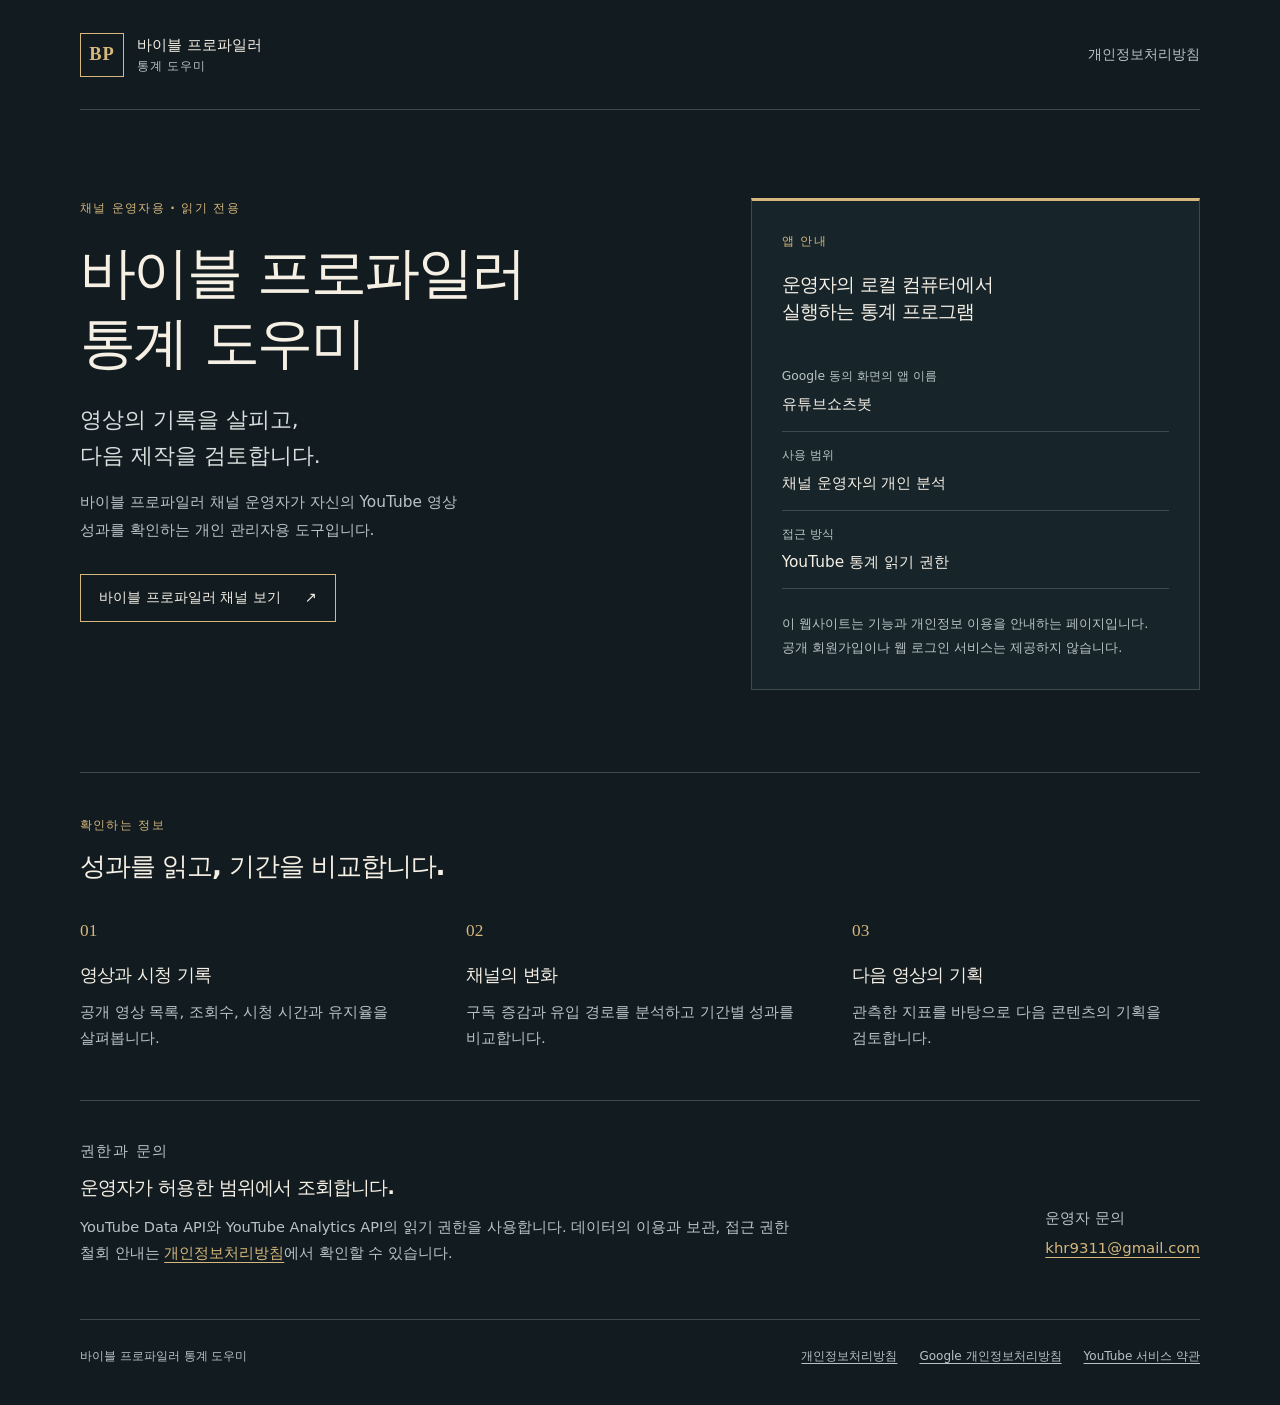
<file: bible-profiler/index.html>
<!doctype html>
<html lang="ko">
  <head>
    <meta charset="utf-8">
    <meta name="viewport" content="width=device-width, initial-scale=1">
    <meta name="description" content="바이블 프로파일러 채널 운영자의 개인용 YouTube 통계 조회 도구와 데이터 이용 안내입니다.">
    <meta name="theme-color" content="#111b20">
    <title>바이블 프로파일러 통계 도우미</title>
    <link rel="stylesheet" href="style.css">
  </head>
  <body>
    <a class="skip-link" href="#main">본문으로 이동</a>
    <header class="site-header">
      <a class="brand" href="index.html" aria-label="바이블 프로파일러 통계 도우미 홈">
        <span class="brand-mark" aria-hidden="true">BP</span>
        <span>바이블 프로파일러<span class="brand-caption">통계 도우미</span></span>
      </a>
      <nav aria-label="주요 메뉴">
        <a href="privacy.html">개인정보처리방침</a>
      </nav>
    </header>

    <main id="main" class="home">
      <section class="hero" aria-labelledby="app-title">
        <div class="hero-copy">
          <p class="eyebrow">채널 운영자용 · 읽기 전용</p>
          <h1 id="app-title">바이블 프로파일러<br>통계 도우미</h1>
          <p class="lead">영상의 기록을 살피고,<br class="desktop-break"> 다음 제작을 검토합니다.</p>
          <p class="intro">바이블 프로파일러 채널 운영자가 자신의 YouTube 영상 성과를 확인하는 개인 관리자용 도구입니다.</p>
          <a class="button" href="https://www.youtube.com/@Bible_Profiler">바이블 프로파일러 채널 보기 <span aria-hidden="true">↗</span></a>
        </div>
        <aside class="app-card" aria-labelledby="app-details">
          <p class="eyebrow">앱 안내</p>
          <h2 id="app-details">운영자의 로컬 컴퓨터에서<br>실행하는 통계 프로그램</h2>
          <dl class="app-facts">
            <div><dt>Google 동의 화면의 앱 이름</dt><dd>유튜브쇼츠봇</dd></div>
            <div><dt>사용 범위</dt><dd>채널 운영자의 개인 분석</dd></div>
            <div><dt>접근 방식</dt><dd>YouTube 통계 읽기 권한</dd></div>
          </dl>
          <p class="small">이 웹사이트는 기능과 개인정보 이용을 안내하는 페이지입니다. 공개 회원가입이나 웹 로그인 서비스는 제공하지 않습니다.</p>
        </aside>
      </section>

      <section class="features" aria-labelledby="features-title">
        <div class="section-intro">
          <p class="eyebrow">확인하는 정보</p>
          <h2 id="features-title">성과를 읽고, 기간을 비교합니다.</h2>
        </div>
        <div class="feature-grid">
          <article class="feature">
            <span class="feature-number" aria-hidden="true">01</span>
            <h3>영상과 시청 기록</h3>
            <p>공개 영상 목록, 조회수, 시청 시간과 유지율을 살펴봅니다.</p>
          </article>
          <article class="feature">
            <span class="feature-number" aria-hidden="true">02</span>
            <h3>채널의 변화</h3>
            <p>구독 증감과 유입 경로를 분석하고 기간별 성과를 비교합니다.</p>
          </article>
          <article class="feature">
            <span class="feature-number" aria-hidden="true">03</span>
            <h3>다음 영상의 기획</h3>
            <p>관측한 지표를 바탕으로 다음 콘텐츠의 기획을 검토합니다.</p>
          </article>
        </div>
      </section>

      <section class="access-note" aria-labelledby="access-title">
        <div>
          <p class="eyebrow">권한과 문의</p>
          <h2 id="access-title">운영자가 허용한 범위에서 조회합니다.</h2>
          <p>YouTube Data API와 YouTube Analytics API의 읽기 권한을 사용합니다. 데이터의 이용과 보관, 접근 권한 철회 안내는 <a href="privacy.html">개인정보처리방침</a>에서 확인할 수 있습니다.</p>
        </div>
        <div class="contact">
          <p class="small">운영자 문의</p>
          <a href="mailto:khr9311@gmail.com">khr9311@gmail.com</a>
        </div>
      </section>
    </main>

    <footer class="site-footer">
      <p>바이블 프로파일러 통계 도우미</p>
      <nav aria-label="정책 및 약관">
        <a href="privacy.html">개인정보처리방침</a>
        <a href="https://policies.google.com/privacy">Google 개인정보처리방침</a>
        <a href="https://www.youtube.com/t/terms">YouTube 서비스 약관</a>
      </nav>
    </footer>
  </body>
</html>
</file>
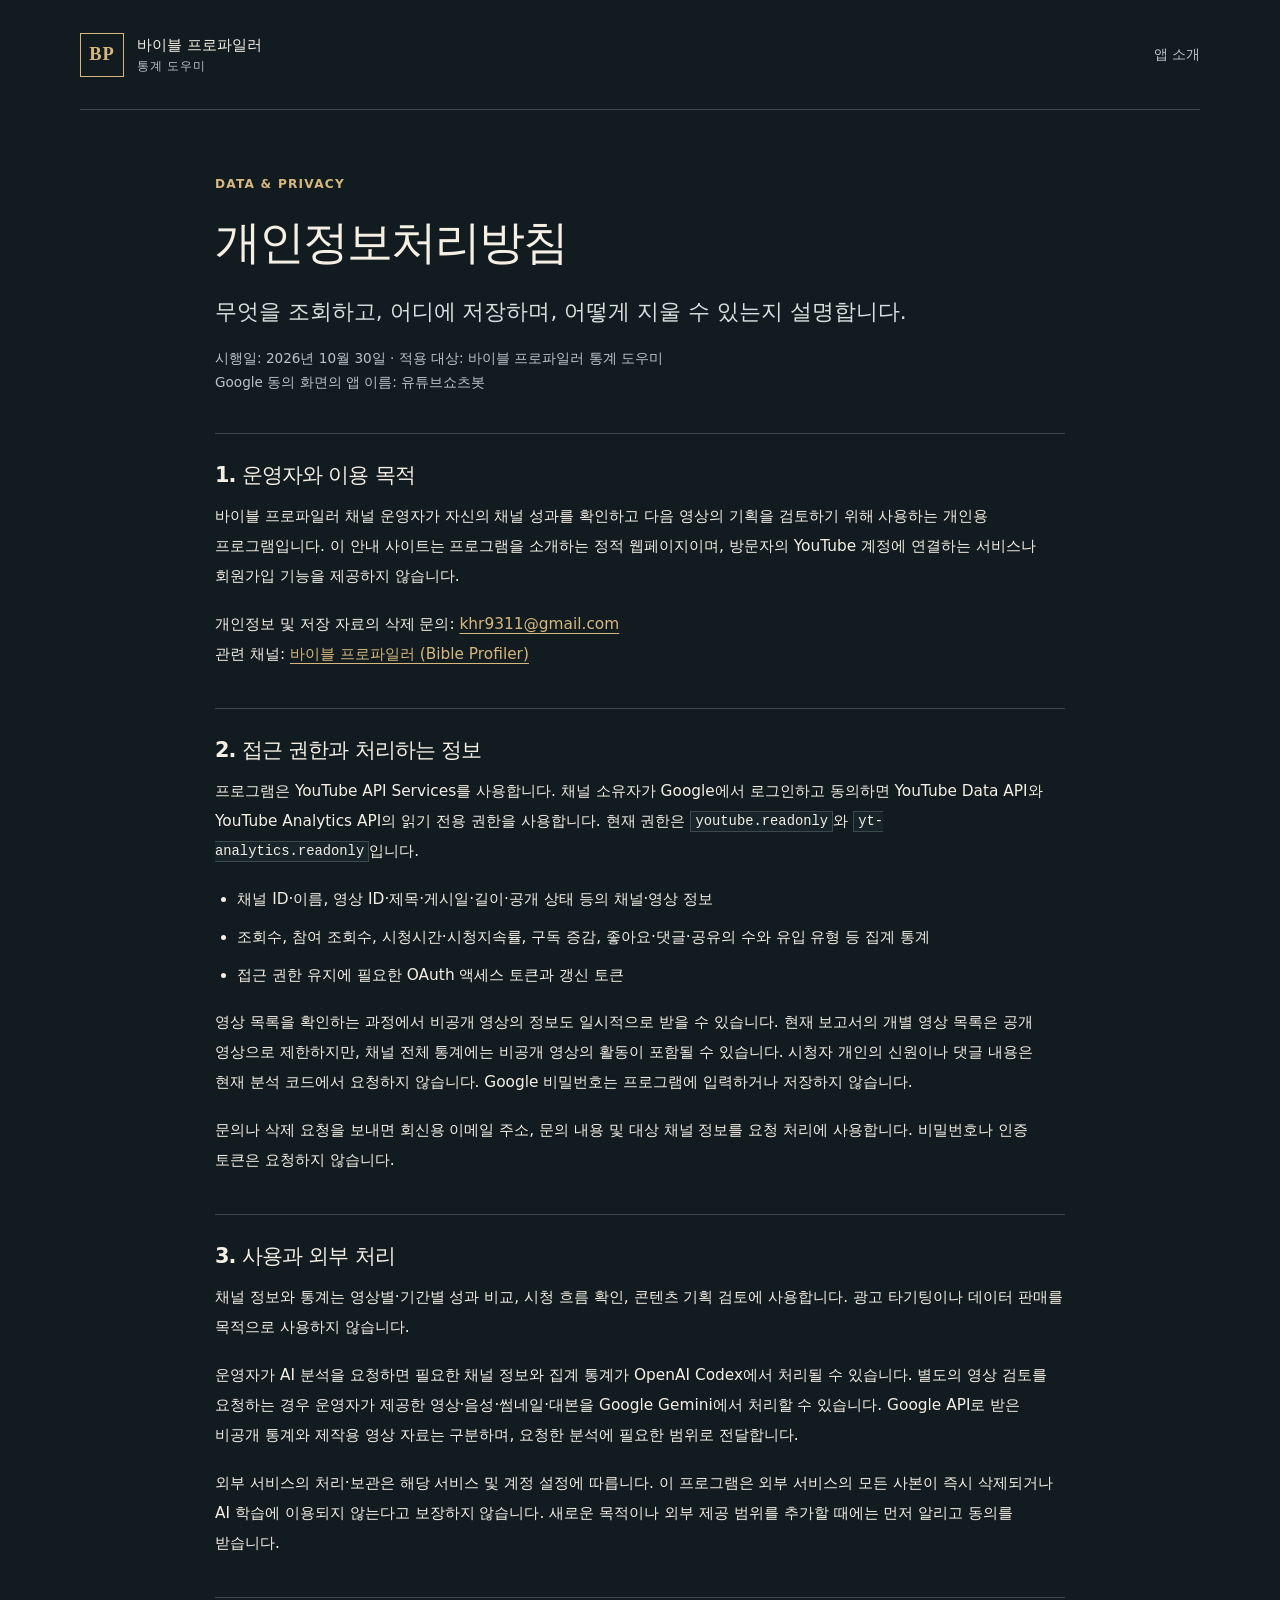
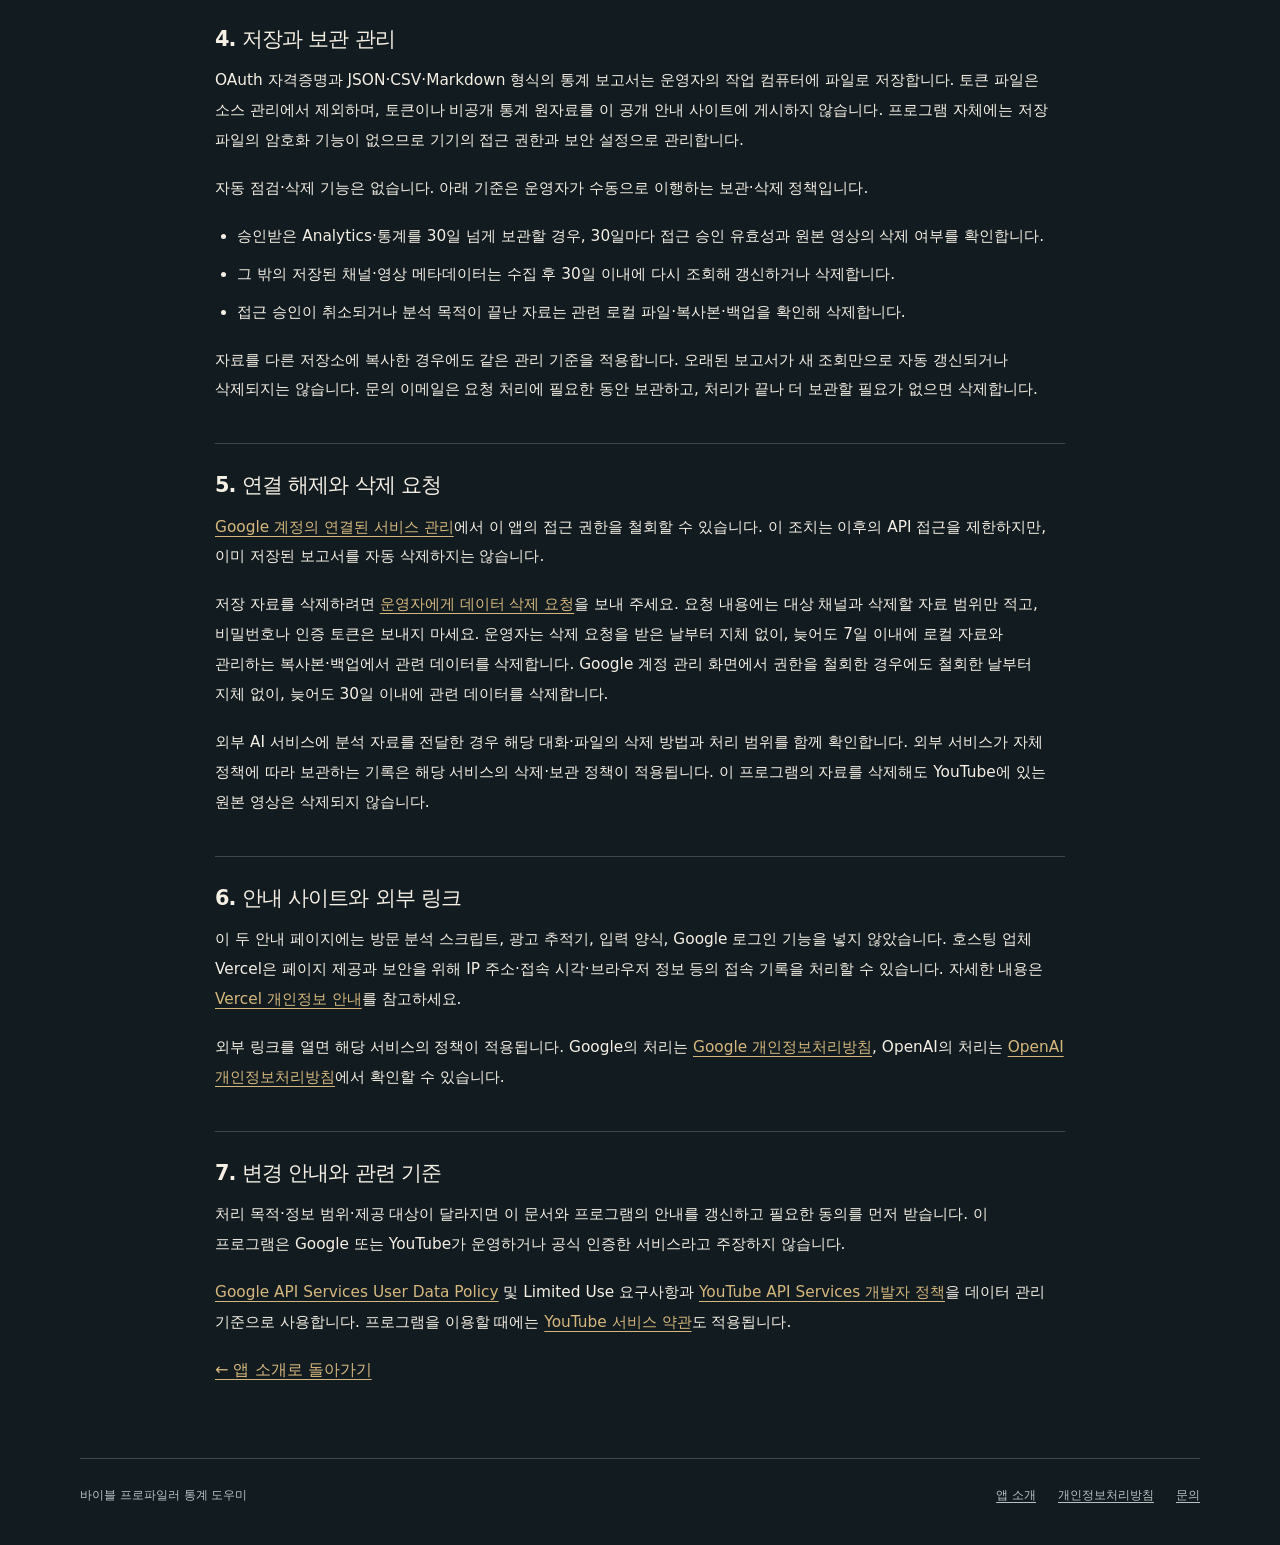
<file: bible-profiler/privacy.html>
<!doctype html>
<html lang="ko">
<head>
  <meta charset="utf-8">
  <meta name="viewport" content="width=device-width, initial-scale=1">
  <meta name="description" content="바이블 프로파일러 통계 도우미의 YouTube 데이터 접근, 사용, 보관, 외부 처리와 삭제 절차 안내입니다.">
  <meta name="referrer" content="strict-origin-when-cross-origin">
  <title>개인정보처리방침 · 바이블 프로파일러 통계 도우미</title>
  <link rel="stylesheet" href="style.css">
</head>
<body>
  <a class="skip-link" href="#main">본문으로 이동</a>
  <header class="site-header"><a class="brand" href="./"><span class="brand-mark" aria-hidden="true">BP</span><span>바이블 프로파일러<span class="brand-caption">통계 도우미</span></span></a><nav aria-label="주요 메뉴"><a href="./">앱 소개</a></nav></header>
  <main class="container document" id="main">
    <p class="eyebrow">DATA &amp; PRIVACY</p>
    <h1>개인정보처리방침</h1>
    <p class="lead">무엇을 조회하고, 어디에 저장하며, 어떻게 지울 수 있는지 설명합니다.</p>
    <p class="muted">시행일: 2026년 10월 30일 · 적용 대상: 바이블 프로파일러 통계 도우미<br>Google 동의 화면의 앱 이름: 유튜브쇼츠봇</p>
    <div class="prose">
      <section aria-labelledby="operator"><h2 id="operator">1. 운영자와 이용 목적</h2>
        <p>바이블 프로파일러 채널 운영자가 자신의 채널 성과를 확인하고 다음 영상의 기획을 검토하기 위해 사용하는 개인용 프로그램입니다. 이 안내 사이트는 프로그램을 소개하는 정적 웹페이지이며, 방문자의 YouTube 계정에 연결하는 서비스나 회원가입 기능을 제공하지 않습니다.</p>
        <p>개인정보 및 저장 자료의 삭제 문의: <a href="mailto:khr9311@gmail.com">khr9311@gmail.com</a><br>관련 채널: <a href="https://www.youtube.com/@Bible_Profiler">바이블 프로파일러 (Bible Profiler)</a></p>
      </section>
      <section aria-labelledby="access"><h2 id="access">2. 접근 권한과 처리하는 정보</h2>
        <p>프로그램은 YouTube API Services를 사용합니다. 채널 소유자가 Google에서 로그인하고 동의하면 YouTube Data API와 YouTube Analytics API의 읽기 전용 권한을 사용합니다. 현재 권한은 <code>youtube.readonly</code>와 <code>yt-analytics.readonly</code>입니다.</p>
        <ul>
          <li>채널 ID·이름, 영상 ID·제목·게시일·길이·공개 상태 등의 채널·영상 정보</li>
          <li>조회수, 참여 조회수, 시청시간·시청지속률, 구독 증감, 좋아요·댓글·공유의 수와 유입 유형 등 집계 통계</li>
          <li>접근 권한 유지에 필요한 OAuth 액세스 토큰과 갱신 토큰</li>
        </ul>
        <p>영상 목록을 확인하는 과정에서 비공개 영상의 정보도 일시적으로 받을 수 있습니다. 현재 보고서의 개별 영상 목록은 공개 영상으로 제한하지만, 채널 전체 통계에는 비공개 영상의 활동이 포함될 수 있습니다. 시청자 개인의 신원이나 댓글 내용은 현재 분석 코드에서 요청하지 않습니다. Google 비밀번호는 프로그램에 입력하거나 저장하지 않습니다.</p>
        <p>문의나 삭제 요청을 보내면 회신용 이메일 주소, 문의 내용 및 대상 채널 정보를 요청 처리에 사용합니다. 비밀번호나 인증 토큰은 요청하지 않습니다.</p>
      </section>
      <section aria-labelledby="use"><h2 id="use">3. 사용과 외부 처리</h2>
        <p>채널 정보와 통계는 영상별·기간별 성과 비교, 시청 흐름 확인, 콘텐츠 기획 검토에 사용합니다. 광고 타기팅이나 데이터 판매를 목적으로 사용하지 않습니다.</p>
        <p>운영자가 AI 분석을 요청하면 필요한 채널 정보와 집계 통계가 OpenAI Codex에서 처리될 수 있습니다. 별도의 영상 검토를 요청하는 경우 운영자가 제공한 영상·음성·썸네일·대본을 Google Gemini에서 처리할 수 있습니다. Google API로 받은 비공개 통계와 제작용 영상 자료는 구분하며, 요청한 분석에 필요한 범위로 전달합니다.</p>
        <p>외부 서비스의 처리·보관은 해당 서비스 및 계정 설정에 따릅니다. 이 프로그램은 외부 서비스의 모든 사본이 즉시 삭제되거나 AI 학습에 이용되지 않는다고 보장하지 않습니다. 새로운 목적이나 외부 제공 범위를 추가할 때에는 먼저 알리고 동의를 받습니다.</p>
      </section>
      <section aria-labelledby="storage"><h2 id="storage">4. 저장과 보관 관리</h2>
        <p>OAuth 자격증명과 JSON·CSV·Markdown 형식의 통계 보고서는 운영자의 작업 컴퓨터에 파일로 저장합니다. 토큰 파일은 소스 관리에서 제외하며, 토큰이나 비공개 통계 원자료를 이 공개 안내 사이트에 게시하지 않습니다. 프로그램 자체에는 저장 파일의 암호화 기능이 없으므로 기기의 접근 권한과 보안 설정으로 관리합니다.</p>
        <p>자동 점검·삭제 기능은 없습니다. 아래 기준은 운영자가 수동으로 이행하는 보관·삭제 정책입니다.</p>
        <ul>
          <li>승인받은 Analytics·통계를 30일 넘게 보관할 경우, 30일마다 접근 승인 유효성과 원본 영상의 삭제 여부를 확인합니다.</li>
          <li>그 밖의 저장된 채널·영상 메타데이터는 수집 후 30일 이내에 다시 조회해 갱신하거나 삭제합니다.</li>
          <li>접근 승인이 취소되거나 분석 목적이 끝난 자료는 관련 로컬 파일·복사본·백업을 확인해 삭제합니다.</li>
        </ul>
        <p>자료를 다른 저장소에 복사한 경우에도 같은 관리 기준을 적용합니다. 오래된 보고서가 새 조회만으로 자동 갱신되거나 삭제되지는 않습니다. 문의 이메일은 요청 처리에 필요한 동안 보관하고, 처리가 끝나 더 보관할 필요가 없으면 삭제합니다.</p>
      </section>
      <section aria-labelledby="delete"><h2 id="delete">5. 연결 해제와 삭제 요청</h2>
        <p><a href="https://security.google.com/settings/security/permissions">Google 계정의 연결된 서비스 관리</a>에서 이 앱의 접근 권한을 철회할 수 있습니다. 이 조치는 이후의 API 접근을 제한하지만, 이미 저장된 보고서를 자동 삭제하지는 않습니다.</p>
        <p>저장 자료를 삭제하려면 <a href="mailto:khr9311@gmail.com?subject=바이블%20프로파일러%20데이터%20삭제%20요청">운영자에게 데이터 삭제 요청</a>을 보내 주세요. 요청 내용에는 대상 채널과 삭제할 자료 범위만 적고, 비밀번호나 인증 토큰은 보내지 마세요. 운영자는 삭제 요청을 받은 날부터 지체 없이, 늦어도 7일 이내에 로컬 자료와 관리하는 복사본·백업에서 관련 데이터를 삭제합니다. Google 계정 관리 화면에서 권한을 철회한 경우에도 철회한 날부터 지체 없이, 늦어도 30일 이내에 관련 데이터를 삭제합니다.</p>
        <p>외부 AI 서비스에 분석 자료를 전달한 경우 해당 대화·파일의 삭제 방법과 처리 범위를 함께 확인합니다. 외부 서비스가 자체 정책에 따라 보관하는 기록은 해당 서비스의 삭제·보관 정책이 적용됩니다. 이 프로그램의 자료를 삭제해도 YouTube에 있는 원본 영상은 삭제되지 않습니다.</p>
      </section>
      <section aria-labelledby="website"><h2 id="website">6. 안내 사이트와 외부 링크</h2>
        <p>이 두 안내 페이지에는 방문 분석 스크립트, 광고 추적기, 입력 양식, Google 로그인 기능을 넣지 않았습니다. 호스팅 업체 Vercel은 페이지 제공과 보안을 위해 IP 주소·접속 시각·브라우저 정보 등의 접속 기록을 처리할 수 있습니다. 자세한 내용은 <a href="https://vercel.com/legal/privacy-notice">Vercel 개인정보 안내</a>를 참고하세요.</p>
        <p>외부 링크를 열면 해당 서비스의 정책이 적용됩니다. Google의 처리는 <a href="https://policies.google.com/privacy">Google 개인정보처리방침</a>, OpenAI의 처리는 <a href="https://openai.com/policies/privacy-policy/">OpenAI 개인정보처리방침</a>에서 확인할 수 있습니다.</p>
      </section>
      <section aria-labelledby="changes"><h2 id="changes">7. 변경 안내와 관련 기준</h2>
        <p>처리 목적·정보 범위·제공 대상이 달라지면 이 문서와 프로그램의 안내를 갱신하고 필요한 동의를 먼저 받습니다. 이 프로그램은 Google 또는 YouTube가 운영하거나 공식 인증한 서비스라고 주장하지 않습니다.</p>
        <p><a href="https://developers.google.com/terms/api-services-user-data-policy">Google API Services User Data Policy</a> 및 Limited Use 요구사항과 <a href="https://developers.google.com/youtube/terms/developer-policies">YouTube API Services 개발자 정책</a>을 데이터 관리 기준으로 사용합니다. 프로그램을 이용할 때에는 <a href="https://www.youtube.com/t/terms">YouTube 서비스 약관</a>도 적용됩니다.</p>
      </section>
    </div>
    <p class="back-link"><a href="./">← 앱 소개로 돌아가기</a></p>
  </main>
  <footer class="site-footer"><p>바이블 프로파일러 통계 도우미</p><nav aria-label="하단 메뉴"><a href="./">앱 소개</a><a href="privacy.html">개인정보처리방침</a><a href="mailto:khr9311@gmail.com">문의</a></nav></footer>
</body>
</html>
</file>
<file: bible-profiler/style.css>
:root {
  color-scheme: dark;
  --ink: #111b20;
  --panel: #17252b;
  --ivory: #f5efe4;
  --muted: #bac3c4;
  --brass: #d6b77d;
  --line: #3c4a4e;
  --width: 1120px;
  font-family: "Malgun Gothic", "Apple SD Gothic Neo", system-ui, sans-serif;
  font-synthesis: none;
}

* { box-sizing: border-box; }
html { scroll-padding-top: 2rem; }
body { margin: 0; background: var(--ink); color: var(--ivory); font-size: 16px; line-height: 1.8; word-break: keep-all; overflow-wrap: anywhere; }
a { color: var(--brass); text-underline-offset: 0.25em; }
a:hover { color: var(--ivory); }
a:focus-visible, button:focus-visible { outline: 3px solid var(--brass); outline-offset: 5px; border-radius: 2px; }
h1, h2, h3, p { margin-top: 0; }
h1, h2, h3 { line-height: 1.45; letter-spacing: -0.045em; }
h2 { font-size: clamp(1.25rem, 2.2vw, 1.65rem); }
h3 { font-size: 1.13rem; }
p:last-child { margin-bottom: 0; }

.skip-link { position: fixed; top: 0.75rem; left: 1rem; z-index: 10; padding: 0.65rem 1rem; background: var(--ivory); color: var(--ink); transform: translateY(-180%); }
.skip-link:focus { transform: translateY(0); }
.site-header, .home, .site-footer, .document { width: min(var(--width), calc(100% - 64px)); margin-inline: auto; }
.site-header { min-height: 110px; display: flex; justify-content: space-between; align-items: center; gap: 2rem; border-bottom: 1px solid var(--line); }
.brand { display: inline-flex; align-items: center; gap: 13px; color: var(--ivory); font-size: 0.94rem; font-weight: 700; line-height: 1.6; text-decoration: none; }
.brand-mark { width: 44px; height: 44px; display: grid; place-items: center; border: 1px solid var(--brass); color: var(--brass); font-family: Georgia, serif; font-size: 1.15rem; letter-spacing: 0.06em; }
.brand-caption { display: block; color: var(--muted); font-size: 0.75rem; font-weight: 400; letter-spacing: 0.07em; }
.site-header nav a { color: var(--muted); font-size: 0.85rem; text-decoration: none; }
.site-header nav a:hover { color: var(--brass); }
.hero { padding-block: 88px 82px; display: grid; grid-template-columns: 1.35fr 1fr; align-items: start; gap: 64px; }
.eyebrow { margin-bottom: 18px; color: var(--brass); font-size: 0.76rem; font-weight: 700; letter-spacing: 0.1em; }
h1 { margin-bottom: 23px; font-size: clamp(2.3rem, 4.4vw, 3.5rem); font-weight: 700; line-height: 1.26; }
.lead { margin-bottom: 16px; color: #d9dfdc; font-size: clamp(1.1rem, 2vw, 1.35rem); line-height: 1.65; }
.intro { max-width: 420px; margin-bottom: 29px; color: var(--muted); font-size: 0.96rem; }
.button { display: inline-flex; align-items: center; justify-content: center; gap: 24px; min-height: 48px; padding: 10px 18px; border: 1px solid var(--brass); color: var(--ivory); font-size: 0.9rem; text-decoration: none; }
.button:hover { background: var(--brass); color: var(--ink); }
.app-card { padding: 30px; background: var(--panel); border: 1px solid var(--line); border-top: 3px solid var(--brass); }
.app-card h2 { margin-bottom: 27px; font-size: 1.19rem; }
.app-facts { margin: 0 0 23px; }
.app-facts > div { padding: 12px 0; border-bottom: 1px solid var(--line); }
.app-facts dt { color: var(--muted); font-size: 0.77rem; }
.app-facts dd { margin: 4px 0 0; font-size: 0.96rem; }
.small { color: var(--muted); font-size: 0.81rem; line-height: 1.8; }
.muted { color: var(--muted); font-size: 0.85rem; }
.features { padding: 42px 0 48px; border-top: 1px solid var(--line); }
.section-intro { margin-bottom: 30px; }
.section-intro .eyebrow { margin-bottom: 10px; }
.feature-grid { display: grid; grid-template-columns: repeat(3, 1fr); gap: 38px; }
.feature { padding-right: 12px; }
.feature-number { display: block; margin-bottom: 16px; color: var(--brass); font-family: Georgia, serif; font-size: 1.08rem; }
.feature h3 { margin-bottom: 10px; }
.feature p { color: var(--muted); font-size: 0.93rem; }
.access-note { display: grid; grid-template-columns: 1fr auto; align-items: end; gap: 50px; padding: 37px 0 52px; border-top: 1px solid var(--line); }
.access-note .eyebrow { margin-bottom: 10px; }
.access-note h2 { margin-bottom: 12px; font-size: 1.2rem; }
.access-note p { max-width: 720px; color: var(--muted); font-size: 0.91rem; }
.contact { padding-bottom: 4px; }
.contact p { margin-bottom: 3px; }
.contact a { font-size: 0.93rem; white-space: nowrap; }
.site-footer { display: flex; justify-content: space-between; align-items: start; gap: 22px; padding-block: 26px 38px; border-top: 1px solid var(--line); color: var(--muted); font-size: 0.75rem; }
.site-footer p { margin: 0; }
.site-footer nav { display: flex; flex-wrap: wrap; gap: 6px 22px; }
.site-footer a { color: var(--muted); }

/* Shared styles for the accompanying privacy document. */
.document { max-width: 850px; padding-block: 64px 74px; }
.document h1 { font-size: clamp(2rem, 4vw, 2.85rem); }
.document .updated, .document .effective-date { color: var(--muted); font-size: 0.85rem; }
.prose { font-size: 0.96rem; line-height: 1.95; }
.prose h2 { margin-top: 38px; margin-bottom: 12px; padding-top: 26px; border-top: 1px solid var(--line); font-size: 1.3rem; }
.prose h3 { margin: 24px 0 10px; }
.prose p, .prose ul, .prose ol { margin-bottom: 18px; }
.prose li { margin-bottom: 8px; }
.prose ul, .prose ol { padding-left: 1.45em; }
.prose a { overflow-wrap: anywhere; }
.prose code { padding: 0.1em 0.3em; border: 1px solid var(--line); background: var(--panel); font-size: 0.9em; overflow-wrap: anywhere; }
.prose table { width: 100%; margin-block: 22px; border-collapse: collapse; font-size: 0.88rem; }
.prose th, .prose td { padding: 12px; border: 1px solid var(--line); text-align: left; vertical-align: top; }
.prose th { background: var(--panel); }
.notice { padding: 18px 22px; border-left: 3px solid var(--brass); background: var(--panel); color: var(--muted); }

@media (max-width: 900px) {
  .hero { gap: 30px; padding-block: 60px; }
  .app-card { padding: 23px; }
  .feature-grid { gap: 24px; }
  .access-note { grid-template-columns: 1fr; gap: 24px; }
  .site-footer { flex-direction: column; gap: 14px; }
}

@media (max-width: 680px) {
  .site-header, .home, .site-footer, .document { width: calc(100% - 40px); }
  .site-header { min-height: 92px; gap: 14px; }
  .brand { font-size: 0.82rem; gap: 10px; }
  .brand-mark { width: 37px; height: 37px; }
  .site-header nav a { font-size: 0.75rem; }
  .hero { grid-template-columns: 1fr; gap: 37px; padding-block: 45px; }
  h1 { font-size: clamp(2rem, 8vw, 2.8rem); }
  .intro { max-width: none; }
  .desktop-break { display: none; }
  .app-card { padding: 25px; }
  .features { padding-block: 33px; }
  .feature-grid { grid-template-columns: 1fr; gap: 25px; }
  .feature { display: grid; grid-template-columns: 30px 1fr; gap: 0 15px; padding: 0; }
  .feature-number { grid-row: span 2; margin-top: 3px; }
  .feature h3 { margin-bottom: 7px; }
  .feature p { grid-column: 2; }
  .access-note { padding-block: 32px 40px; }
  .site-footer nav { gap: 8px 18px; }
  .document { padding-block: 40px 52px; }
  .prose { font-size: 0.94rem; }
  .prose th, .prose td { padding: 8px; }
}

@media (prefers-reduced-motion: no-preference) {
  a { transition: color 120ms ease, background-color 120ms ease; }
}
</file>
